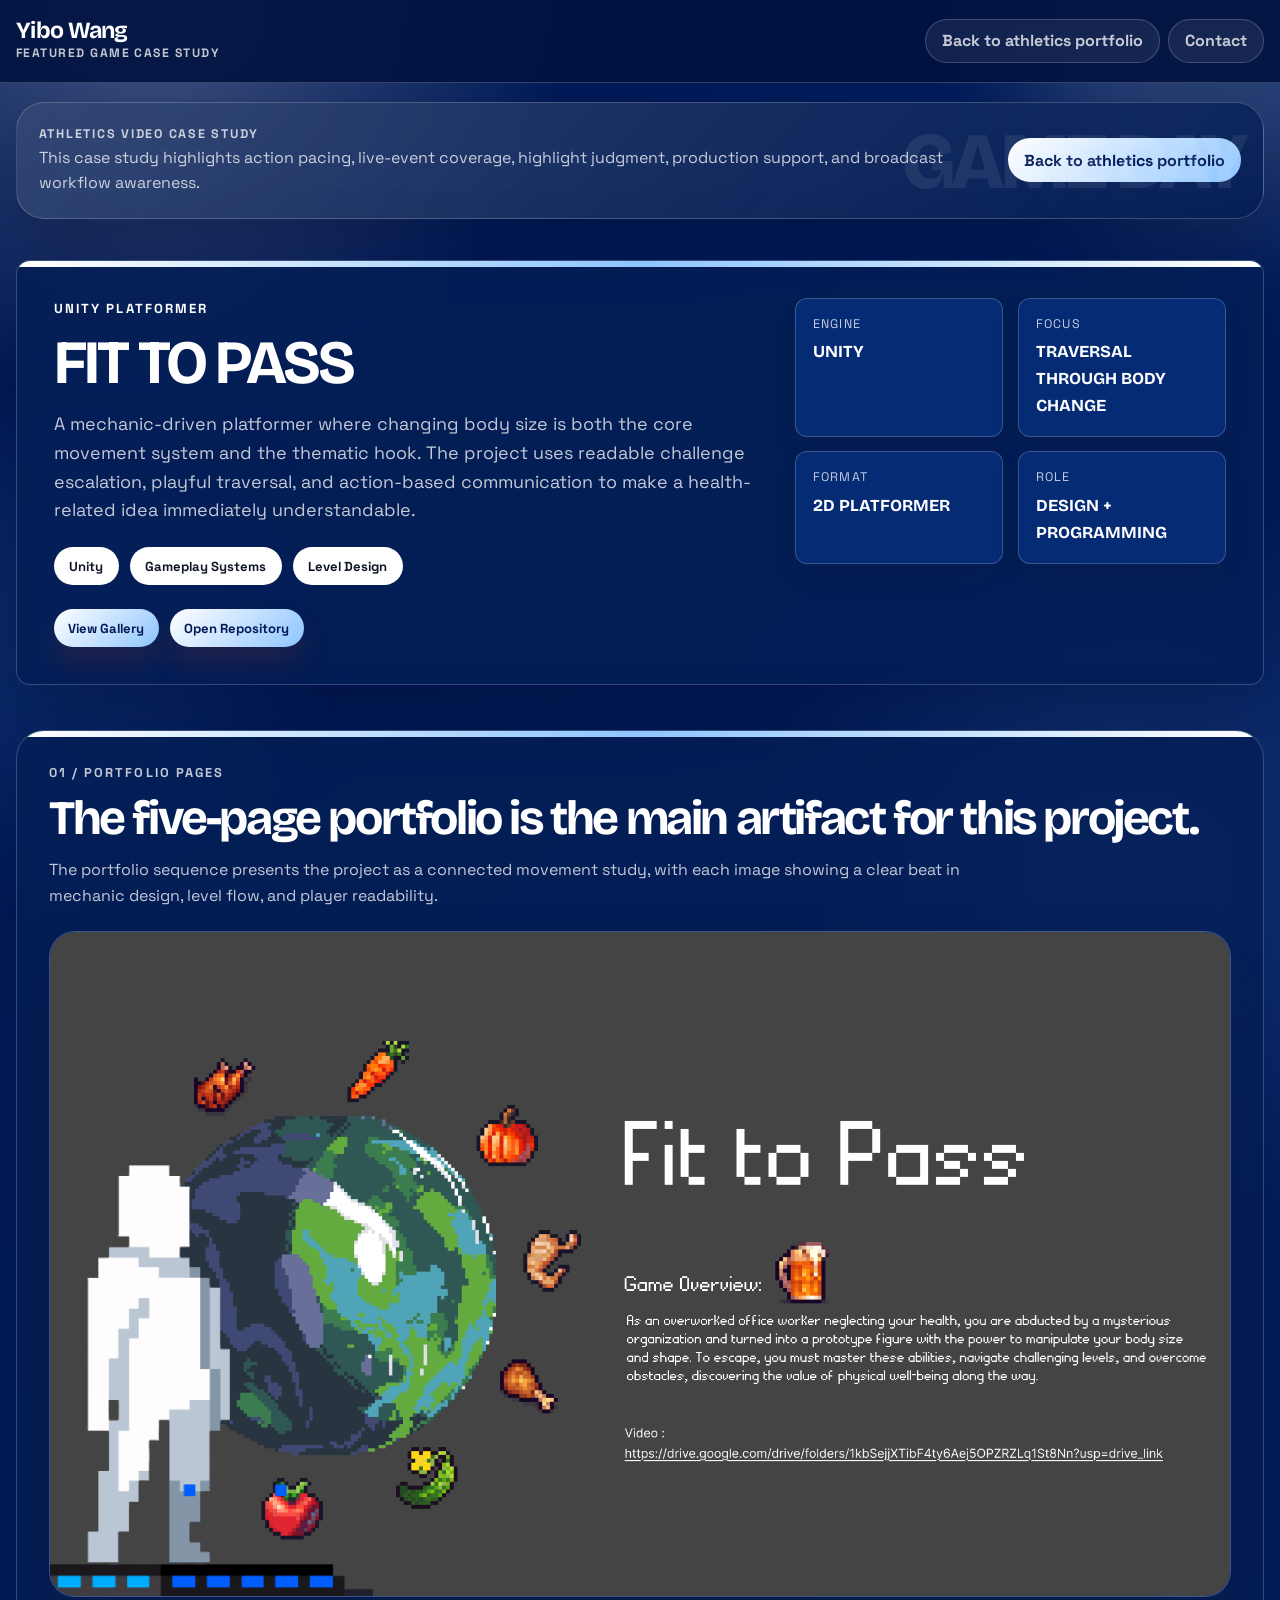
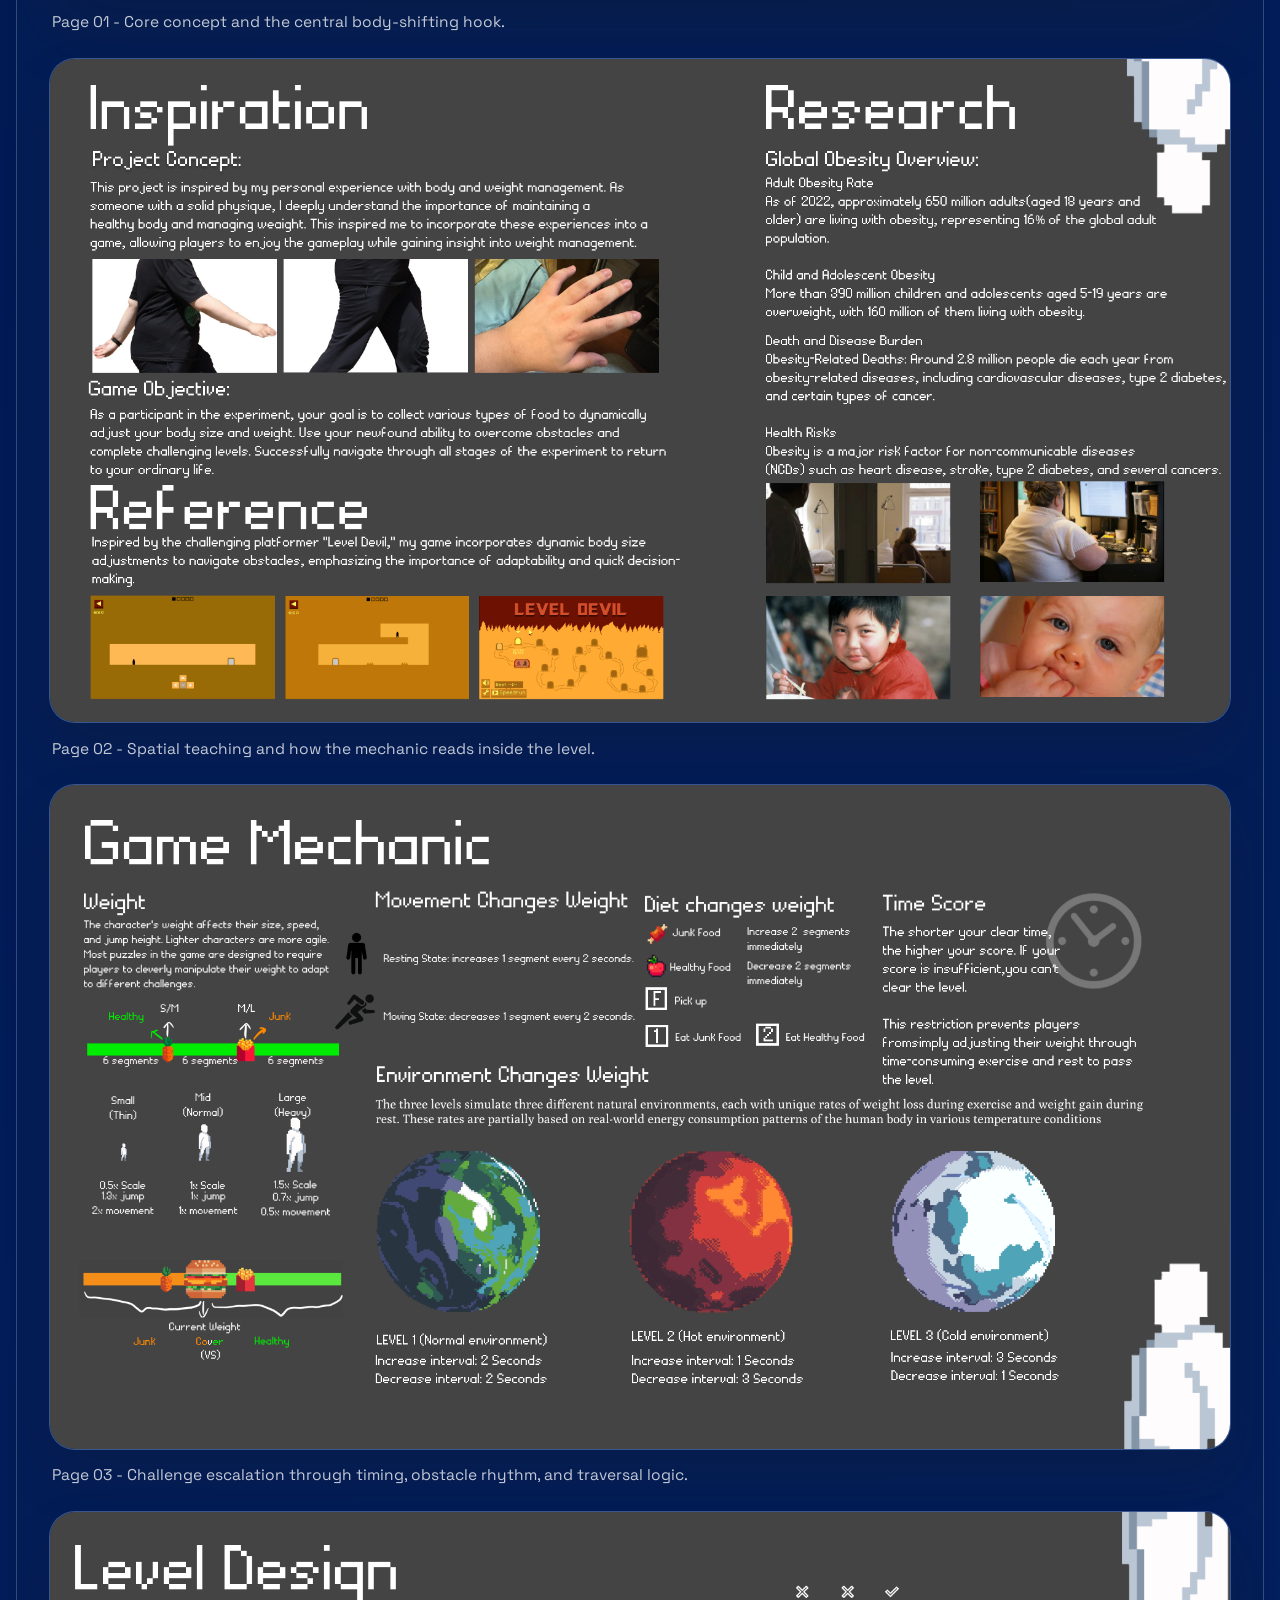
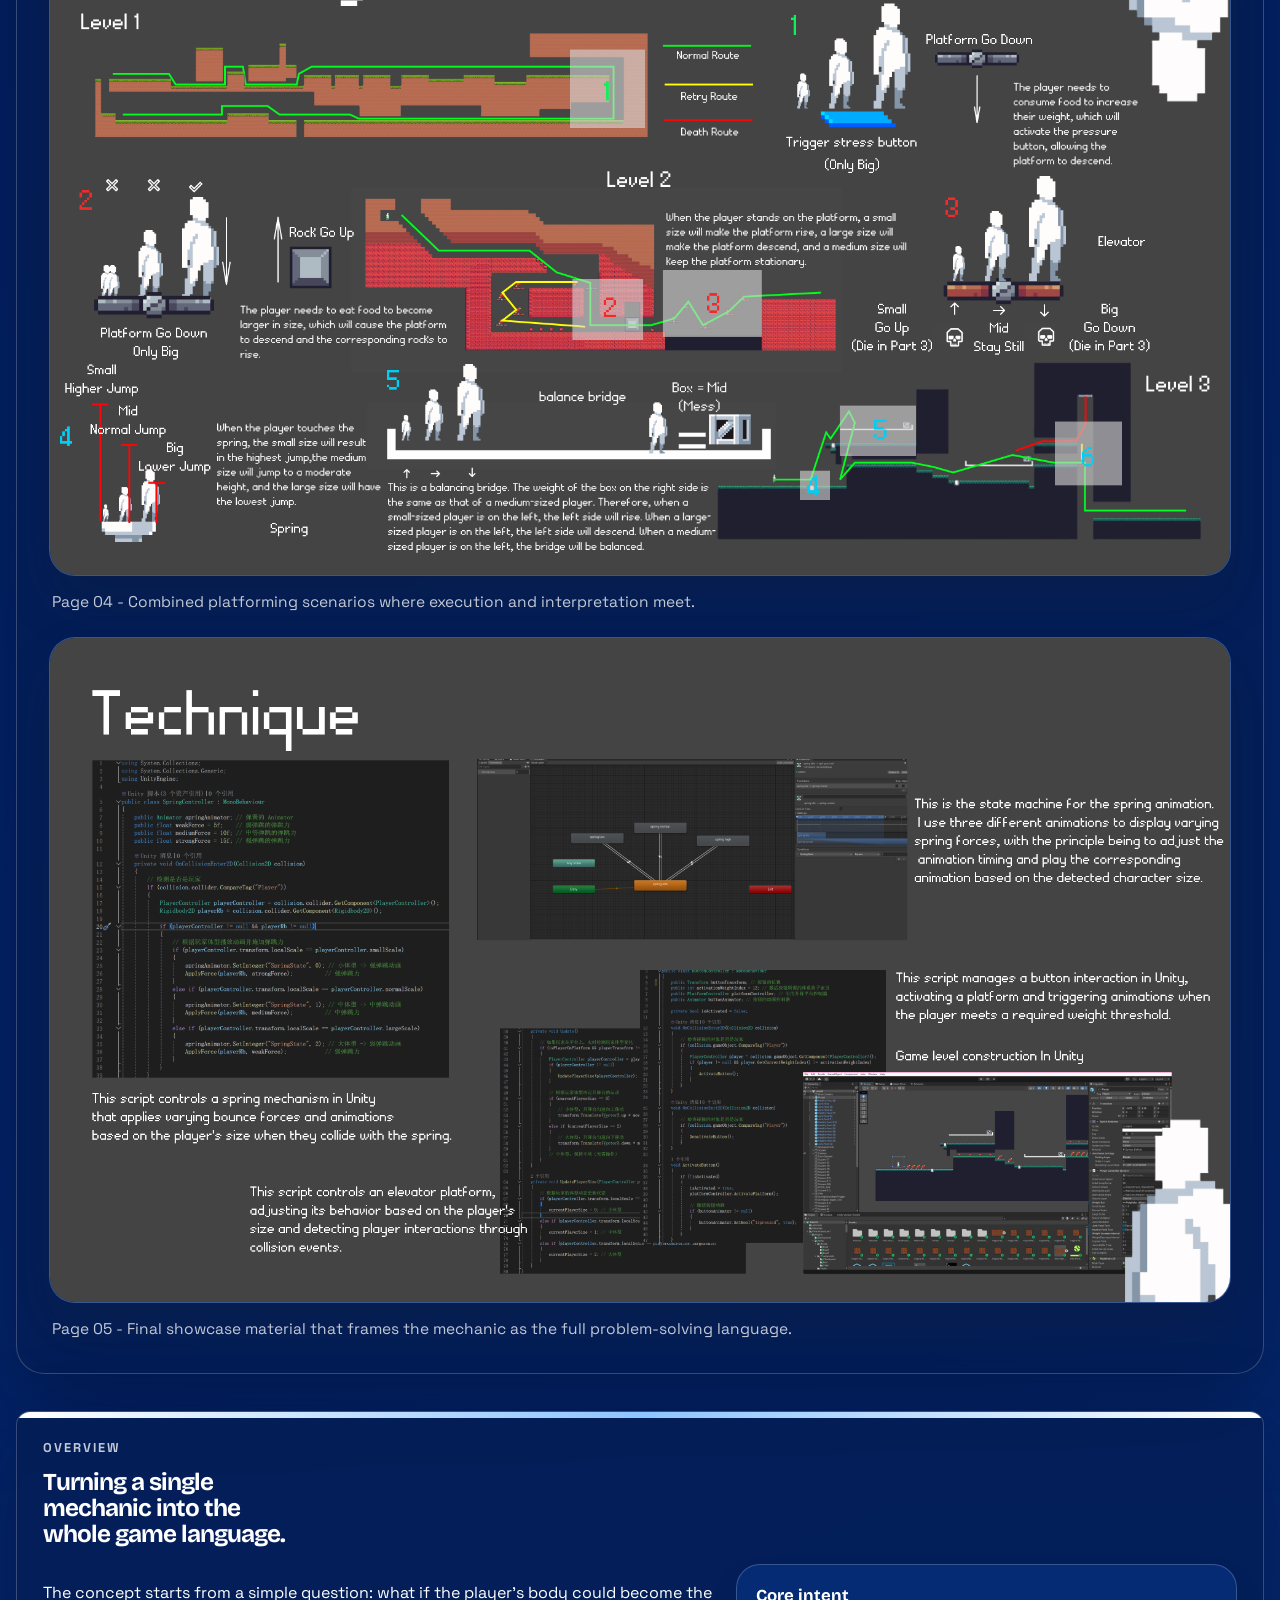
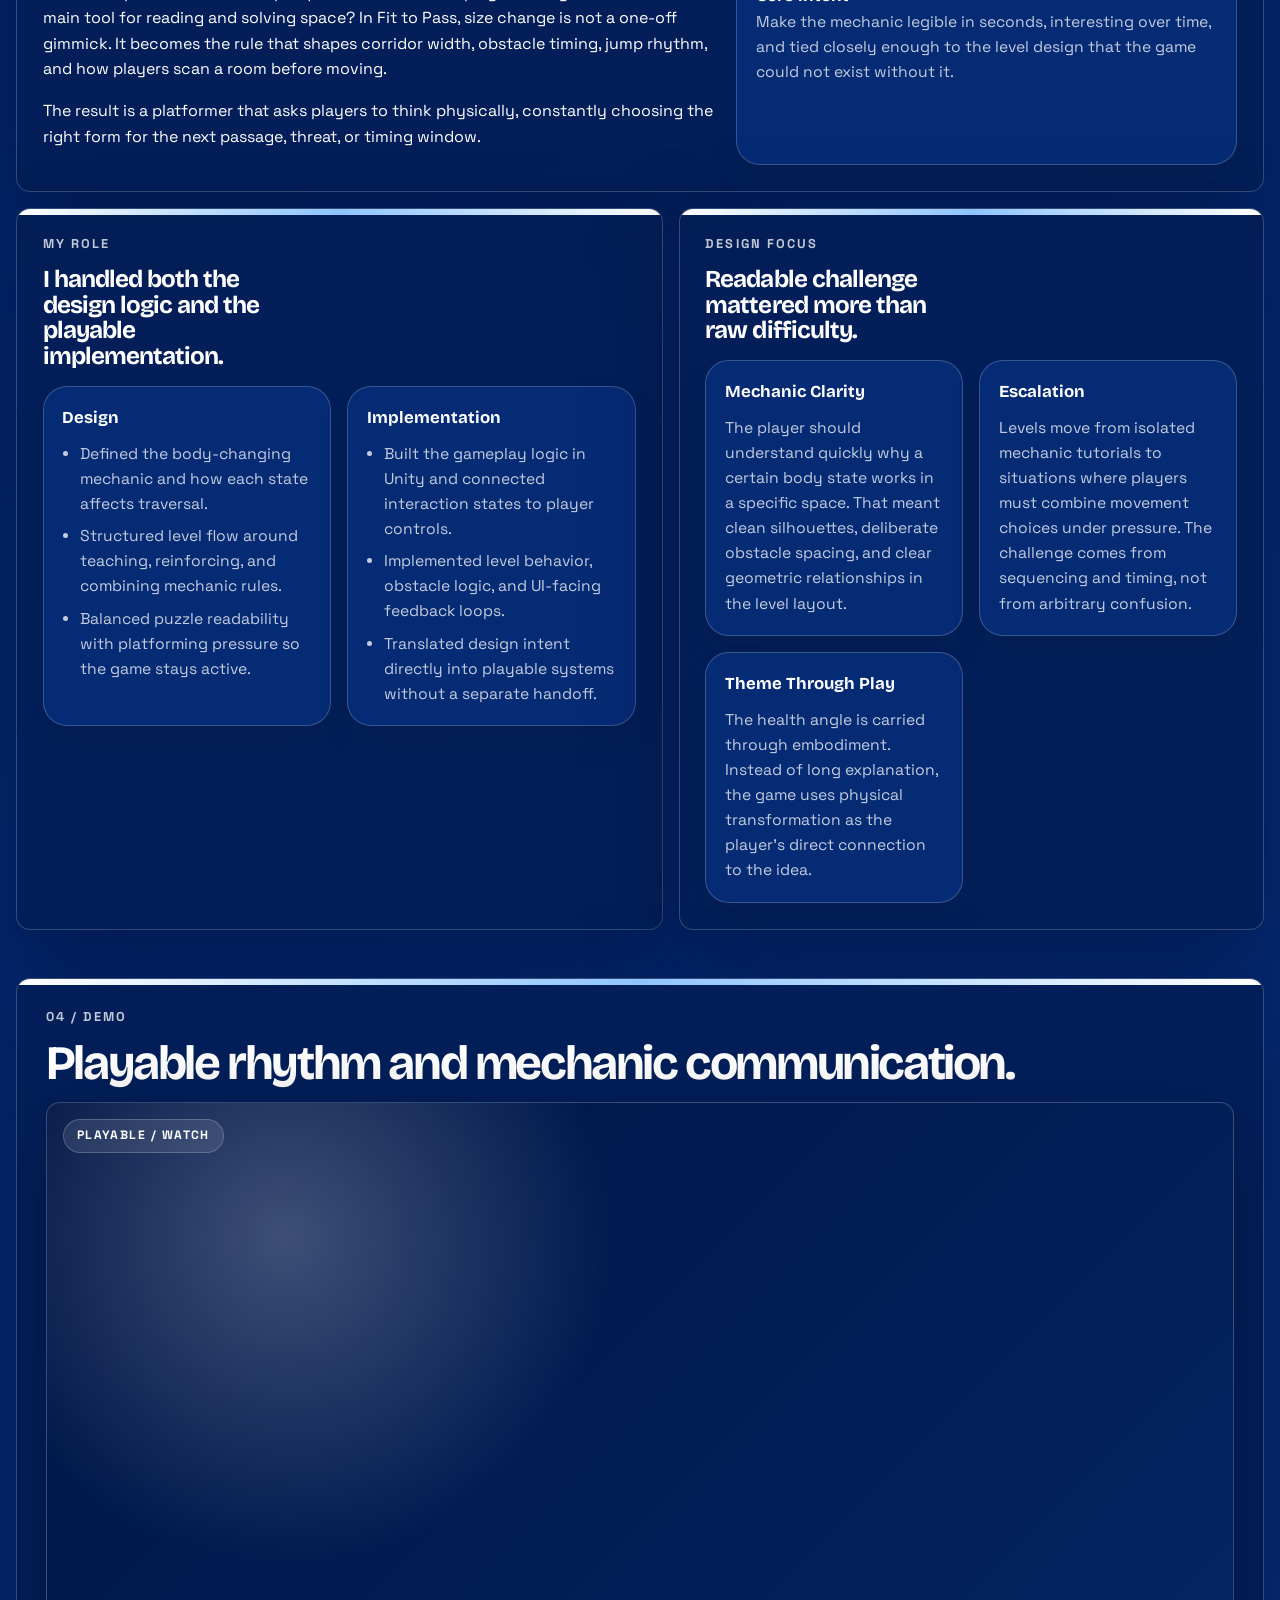
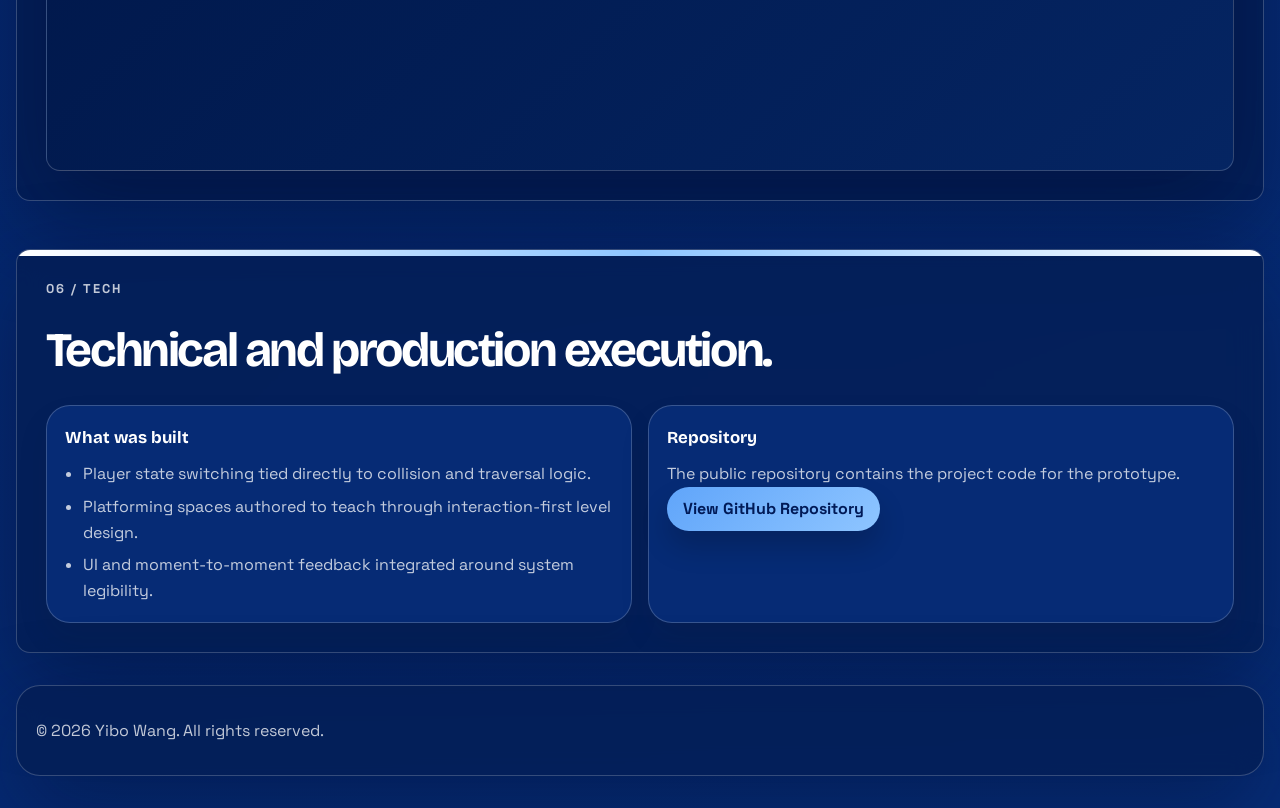
<file: projects/project1.html>
<!DOCTYPE html>
<html lang="en">
<head>
    <meta charset="UTF-8">
    <meta name="viewport" content="width=device-width, initial-scale=1.0">
    <title>Fit to Pass | Yibo Wang</title>
    <meta name="description" content="Case study for Fit to Pass, a Unity platformer about body-shifting traversal, readable challenge design, and thematic gameplay.">
    <link rel="stylesheet" href="../assets/css/project-style.css">
    <link rel="stylesheet" href="../assets/css/role-project.css">
    <script async src="https://www.googletagmanager.com/gtag/js?id=G-P1YFTKP2V9"></script>
    <script>
        window.dataLayer = window.dataLayer || [];
        function gtag(){dataLayer.push(arguments);}
        gtag('js', new Date());
        gtag('config', 'G-P1YFTKP2V9');
    </script>
</head>
<body data-case-study="full" class="project-page project-kind-showcase role-athletics-detail">
    <header>
        <div class="container">
            <div>
                <h1 class="logo">Yibo Wang</h1>
                <p class="header-project-label">Featured Game Case Study</p>
            </div>
            <nav>
                <ul>
                    <li><a href="../index.html">Back to athletics portfolio</a></li>
                    <li><a href="../index.html#contact">Contact</a></li>
                </ul>
            </nav>
        </div>
    </header>

    <section class="role-project-bridge" aria-label="Portfolio project context">
        <div class="container">
            <div>
                <p class="role-project-kicker">Athletics Video Case Study</p>
                <p>This case study highlights action pacing, live-event coverage, highlight judgment, production support, and broadcast workflow awareness.</p>
            </div>
            <a class="role-home-link" href="../index.html">Back to athletics portfolio</a>
        </div>
    </section>


    <main>
        <section class="project-hero">
            <div class="container">
                <div class="project-hero-card">
                    <div class="project-hero-copy">
                        <p class="project-kicker">Unity Platformer</p>
                        <h1>Fit to Pass</h1>
                        <p class="project-summary">A mechanic-driven platformer where changing body size is both the core movement system and the thematic hook. The project uses readable challenge escalation, playful traversal, and action-based communication to make a health-related idea immediately understandable.</p>
                        <div class="project-tag-row">
                            <span class="project-tag">Unity</span>
                            <span class="project-tag">Gameplay Systems</span>
                            <span class="project-tag">Level Design</span>
                        </div>
                        <div class="project-action-row">
                            <a class="project-pill" href="#gallery">View Gallery</a>
                            <a class="project-pill" href="https://github.com/harrypotter9914/Fit-to-Pass" target="_blank" rel="noopener noreferrer">Open Repository</a>
                        </div>
                    </div>
                    <div class="project-metric-grid">
                        <div class="project-metric"><span>Engine</span><strong>Unity</strong></div>
                        <div class="project-metric"><span>Focus</span><strong>Traversal Through Body Change</strong></div>
                        <div class="project-metric"><span>Format</span><strong>2D Platformer</strong></div>
                        <div class="project-metric"><span>Role</span><strong>Design + Programming</strong></div>
                    </div>
                </div>
            </div>
        </section>

                <section id="gallery" class="section portfolio-section">
            <div class="container case-card portfolio-card">
                <p class="case-label">01 / Portfolio Pages</p>
                <h2>The five-page portfolio is the main artifact for this project.</h2>
                <p class="portfolio-intro">The portfolio sequence presents the project as a connected movement study, with each image showing a clear beat in mechanic design, level flow, and player readability.</p>
                <div class="portfolio-flow">
                    <figure class="portfolio-sheet portfolio-sheet-lead">
                        <div class="portfolio-frame">
                            <img src="../assets/images/project1-img1.png" alt="Fit to Pass portfolio page 1" onclick="openModal(this)">
                        </div>
                        <figcaption>Page 01 - Core concept and the central body-shifting hook.</figcaption>
                    </figure>
                    <figure class="portfolio-sheet">
                        <div class="portfolio-frame">
                            <img src="../assets/images/project1-img2.png" alt="Fit to Pass portfolio page 2" onclick="openModal(this)">
                        </div>
                        <figcaption>Page 02 - Spatial teaching and how the mechanic reads inside the level.</figcaption>
                    </figure>
                    <figure class="portfolio-sheet">
                        <div class="portfolio-frame">
                            <img src="../assets/images/project1-img3.png" alt="Fit to Pass portfolio page 3" onclick="openModal(this)">
                        </div>
                        <figcaption>Page 03 - Challenge escalation through timing, obstacle rhythm, and traversal logic.</figcaption>
                    </figure>
                    <figure class="portfolio-sheet">
                        <div class="portfolio-frame">
                            <img src="../assets/images/project1-img4.png" alt="Fit to Pass portfolio page 4" onclick="openModal(this)">
                        </div>
                        <figcaption>Page 04 - Combined platforming scenarios where execution and interpretation meet.</figcaption>
                    </figure>
                    <figure class="portfolio-sheet">
                        <div class="portfolio-frame">
                            <img src="../assets/images/project1-img5.png" alt="Fit to Pass portfolio page 5" onclick="openModal(this)">
                        </div>
                        <figcaption>Page 05 - Final showcase material that frames the mechanic as the full problem-solving language.</figcaption>
                    </figure>
                </div>
            </div>
        </section>

        <section class="section project-notes-section">
            <div class="container notes-grid">
                <article class="case-card note-card">
                    <p class="case-label">Overview</p>
                    <h2>Turning a single mechanic into the whole game language.</h2>
                    <div class="overview-grid">
                        <div>
                            <p>The concept starts from a simple question: what if the player's body could become the main tool for reading and solving space? In Fit to Pass, size change is not a one-off gimmick. It becomes the rule that shapes corridor width, obstacle timing, jump rhythm, and how players scan a room before moving.</p>
                            <p>The result is a platformer that asks players to think physically, constantly choosing the right form for the next passage, threat, or timing window.</p>
                        </div>
                        <div class="callout-card">
                            <strong>Core intent</strong>
                            <p>Make the mechanic legible in seconds, interesting over time, and tied closely enough to the level design that the game could not exist without it.</p>
                        </div>
                    </div>
                </article>
                <article class="case-card note-card">
                    <p class="case-label">My Role</p>
                    <h2>I handled both the design logic and the playable implementation.</h2>
                    <div class="detail-grid">
                        <article class="detail-card">
                            <h3>Design</h3>
                            <ul class="bullet-list">
                                <li>Defined the body-changing mechanic and how each state affects traversal.</li>
                                <li>Structured level flow around teaching, reinforcing, and combining mechanic rules.</li>
                                <li>Balanced puzzle readability with platforming pressure so the game stays active.</li>
                            </ul>
                        </article>
                        <article class="detail-card">
                            <h3>Implementation</h3>
                            <ul class="bullet-list">
                                <li>Built the gameplay logic in Unity and connected interaction states to player controls.</li>
                                <li>Implemented level behavior, obstacle logic, and UI-facing feedback loops.</li>
                                <li>Translated design intent directly into playable systems without a separate handoff.</li>
                            </ul>
                        </article>
                    </div>
                </article>
                <article class="case-card note-card">
                    <p class="case-label">Design Focus</p>
                    <h2>Readable challenge mattered more than raw difficulty.</h2>
                    <div class="detail-grid">
                        <article class="detail-card">
                            <h3>Mechanic Clarity</h3>
                            <p>The player should understand quickly why a certain body state works in a specific space. That meant clean silhouettes, deliberate obstacle spacing, and clear geometric relationships in the level layout.</p>
                        </article>
                        <article class="detail-card">
                            <h3>Escalation</h3>
                            <p>Levels move from isolated mechanic tutorials to situations where players must combine movement choices under pressure. The challenge comes from sequencing and timing, not from arbitrary confusion.</p>
                        </article>
                        <article class="detail-card">
                            <h3>Theme Through Play</h3>
                            <p>The health angle is carried through embodiment. Instead of long explanation, the game uses physical transformation as the player's direct connection to the idea.</p>
                        </article>
                    </div>
                </article>
            </div>
        </section>

<section id="project-video" class="section">
            <div class="container case-card">
                <p class="case-label">04 / Demo</p>
                <h2>Playable rhythm and mechanic communication.</h2>
                <div class="video-wrapper">
                    <iframe
                        src="https://www.youtube.com/embed/Hz-1OEceLIk?si=oNJpThqwDVloZV0E"
                        title="Fit to Pass video"
                        allow="accelerometer; autoplay; clipboard-write; encrypted-media; gyroscope; picture-in-picture"
                        allowfullscreen>
                    </iframe>
                </div>
            </div>
        </section>

                <section id="project-code" class="section">
            <div class="container case-card">
                <p class="case-label">06 / Tech</p>
                <h2>Technical and production execution.</h2>
                <div class="detail-grid">
                    <article class="detail-card">
                        <h3>What was built</h3>
                        <ul class="bullet-list">
                            <li>Player state switching tied directly to collision and traversal logic.</li>
                            <li>Platforming spaces authored to teach through interaction-first level design.</li>
                            <li>UI and moment-to-moment feedback integrated around system legibility.</li>
                        </ul>
                    </article>
                    <article class="detail-card">
                        <h3>Repository</h3>
                        <p>The public repository contains the project code for the prototype.</p>
                        <a class="resource-link" href="https://github.com/harrypotter9914/Fit-to-Pass" target="_blank" rel="noopener noreferrer">View GitHub Repository</a>
                    </article>
                </div>
            </div>
        </section>

        <div id="back-to-top">
            <button>&uarr; Top</button>
        </div>
    </main>

    <footer class="project-footer">
        <div class="container">
            <p>&copy; 2026 Yibo Wang. All rights reserved.</p>
        </div>
    </footer>

    <div id="imageModal" class="modal">
        <span class="close" onclick="closeModal()">&times;</span>
        <div id="imageContainer">
            <img class="modal-content" id="modalImage" alt="Expanded Fit to Pass screenshot">
        </div>
    </div>

    <script src="../assets/js/script.js"></script>
</body>
</html>
</file>
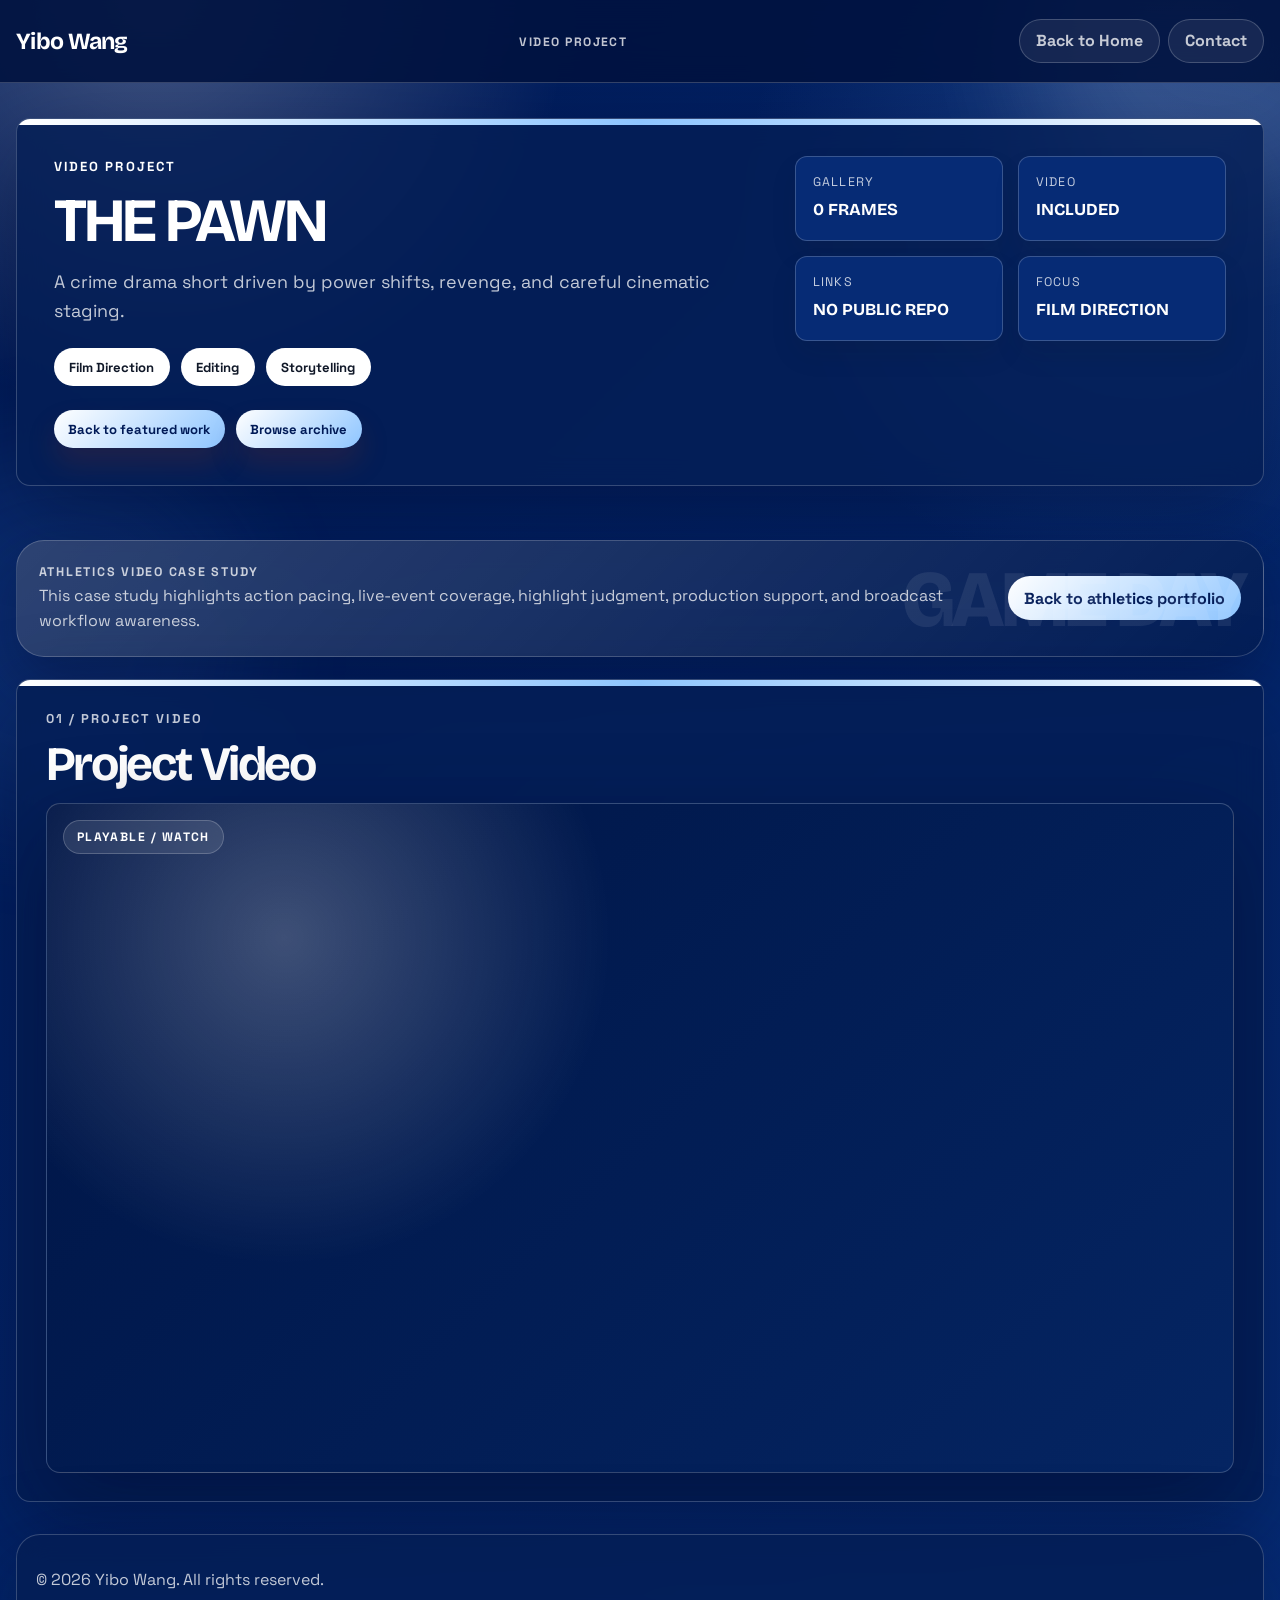
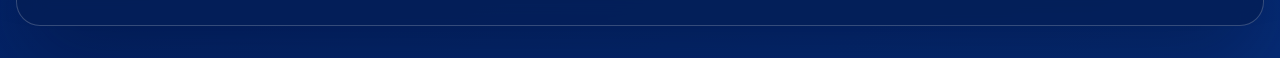
<file: projects/video-project1.html>
<!DOCTYPE html>
<html lang="en">
<head>
    <meta charset="UTF-8">
    <meta name="viewport" content="width=device-width, initial-scale=1.0">
    <title>The Pawn - Details</title>
    <link rel="stylesheet" href="../assets/css/project-style.css">
    <link rel="stylesheet" href="../assets/css/role-project.css">
	<!-- Google tag (gtag.js) -->
	<script async src="https://www.googletagmanager.com/gtag/js?id=G-P1YFTKP2V9"></script>
	<script>
	  window.dataLayer = window.dataLayer || [];
	  function gtag(){dataLayer.push(arguments);}
	  gtag('js', new Date());
	
	  gtag('config', 'G-P1YFTKP2V9');
	</script>
</head>
<body class="project-page role-athletics-detail">
    <!-- Header Section -->
    <header>
        <div class="container">
            <h1 class="logo">The Pawn - Details</h1>
            <nav>
                <ul>
                    <li><a href="../index.html">Back to athletics portfolio</a></li>
                    <li><a href="../index.html#contact">Contact</a></li>
                </ul>
            </nav>
        </div>
    </header>

    <section class="role-project-bridge" aria-label="Portfolio project context">
        <div class="container">
            <div>
                <p class="role-project-kicker">Athletics Video Case Study</p>
                <p>This case study highlights action pacing, live-event coverage, highlight judgment, production support, and broadcast workflow awareness.</p>
            </div>
            <a class="role-home-link" href="../index.html">Back to athletics portfolio</a>
        </div>
    </section>



    <!-- Embedded YouTube Video Section -->
    <section id="project-video" class="section">
        <div class="container">
            <h2>Project Video</h2>
            <div class="video-wrapper">
                <iframe
                    src="https://www.youtube.com/embed/QqG26GWuq9c?si=a1hSnfECJi85gi2I" 
                    title="YouTube video player" 
                    frameborder="0" 
                    allow="accelerometer; autoplay; clipboard-write; encrypted-media; gyroscope; picture-in-picture" 
                    allowfullscreen>
                </iframe>
            </div>
        </div>
    </section>

    <!-- Back to Top Button -->
    <div id="back-to-top">
        <button>&uarr; Top</button>
    </div>
	
    <footer>
        <div class="container">
            <p>&copy; 2026 Yibo Wang. All rights reserved.</p>
        </div>
    </footer>
	
	<script src="../assets/js/script.js"></script>
</body>
</html>
</file>
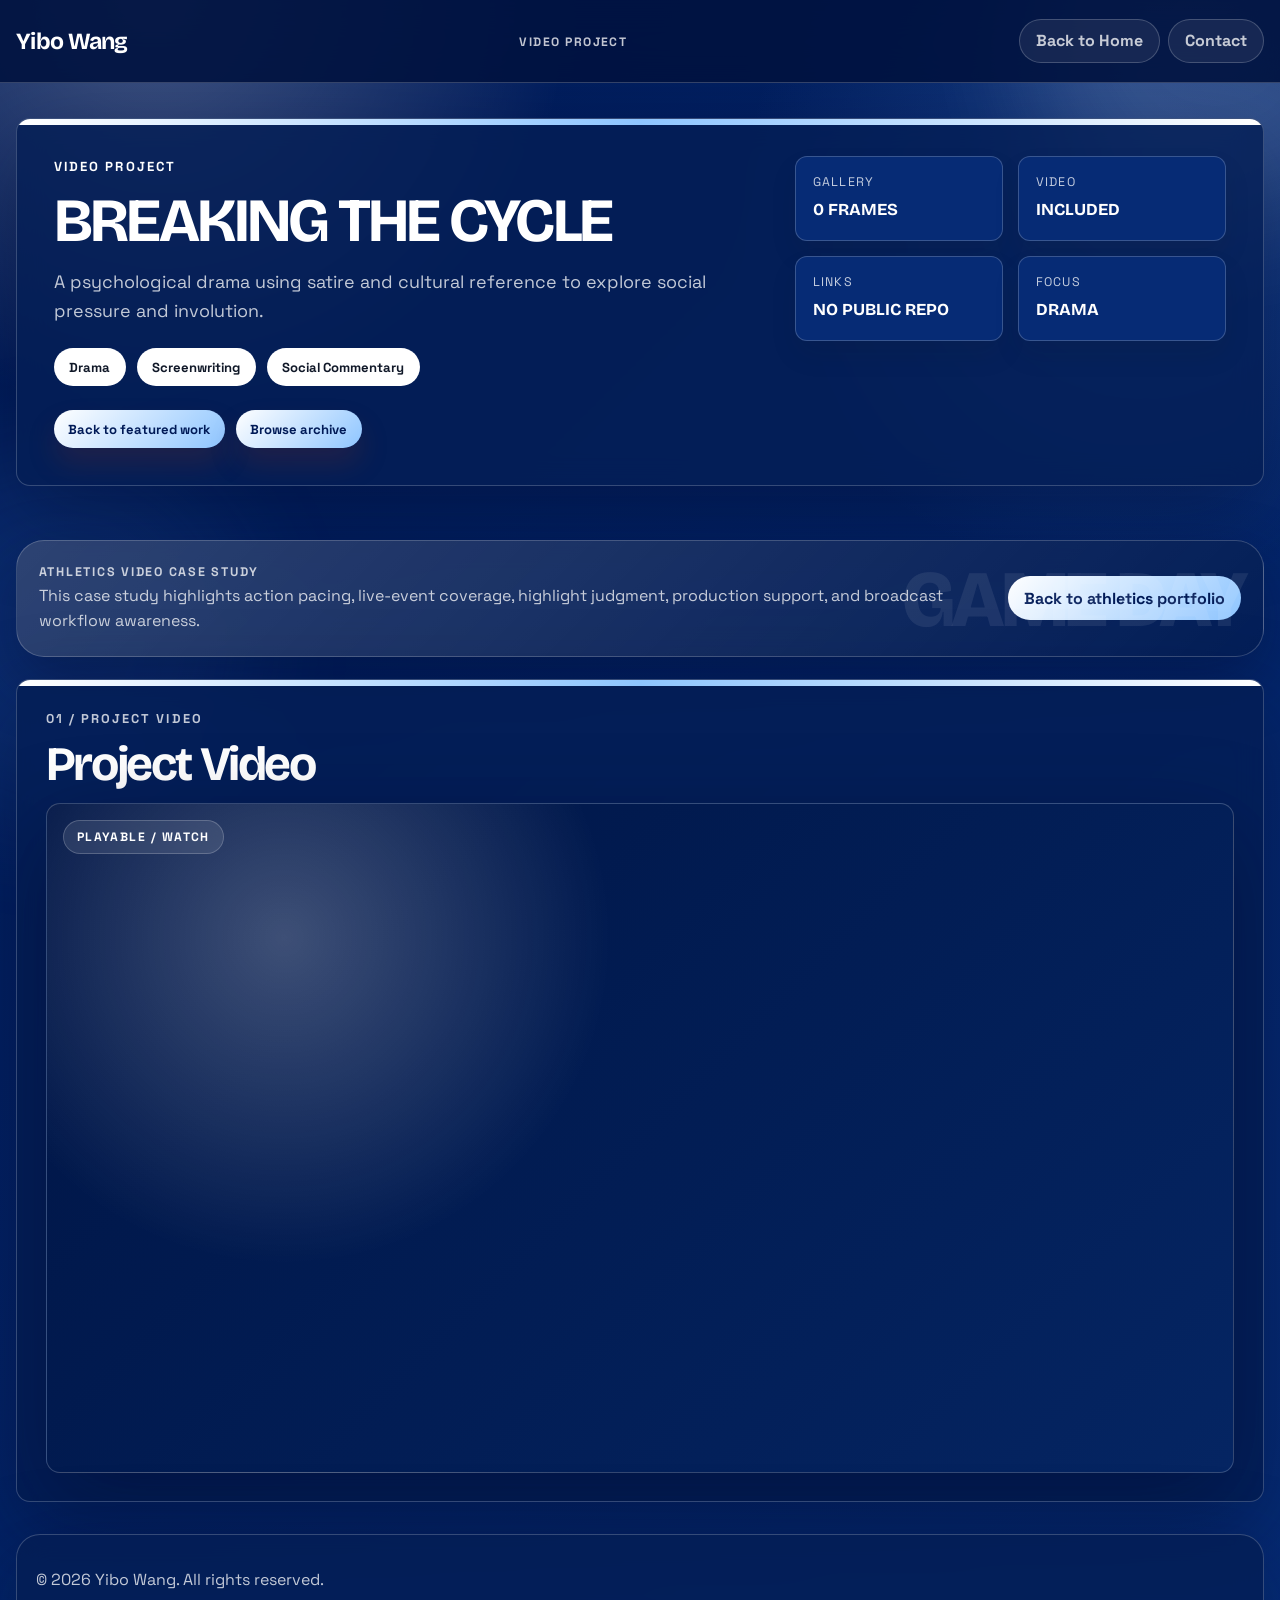
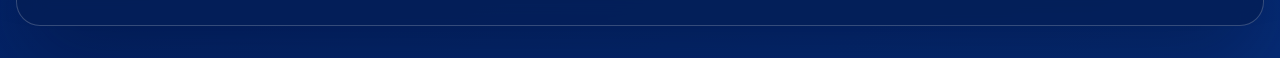
<file: projects/video-project4.html>
<!DOCTYPE html>
<html lang="en">
<head>
    <meta charset="UTF-8">
    <meta name="viewport" content="width=device-width, initial-scale=1.0">
    <title>Breaking the Cycle - Details</title>
    <link rel="stylesheet" href="../assets/css/project-style.css">
    <link rel="stylesheet" href="../assets/css/role-project.css">
	<!-- Google tag (gtag.js) -->
	<script async src="https://www.googletagmanager.com/gtag/js?id=G-P1YFTKP2V9"></script>
	<script>
	  window.dataLayer = window.dataLayer || [];
	  function gtag(){dataLayer.push(arguments);}
	  gtag('js', new Date());
	
	  gtag('config', 'G-P1YFTKP2V9');
	</script>
</head>
<body class="project-page role-athletics-detail">
    <!-- Header Section -->
    <header>
        <div class="container">
            <h1 class="logo">Breaking the Cycle - Details</h1>
            <nav>
                <ul>
                    <li><a href="../index.html">Back to athletics portfolio</a></li>
                    <li><a href="../index.html#contact">Contact</a></li>
                </ul>
            </nav>
        </div>
    </header>

    <section class="role-project-bridge" aria-label="Portfolio project context">
        <div class="container">
            <div>
                <p class="role-project-kicker">Athletics Video Case Study</p>
                <p>This case study highlights action pacing, live-event coverage, highlight judgment, production support, and broadcast workflow awareness.</p>
            </div>
            <a class="role-home-link" href="../index.html">Back to athletics portfolio</a>
        </div>
    </section>



    <!-- Embedded YouTube Video Section -->
    <section id="project-video" class="section">
        <div class="container">
            <h2>Project Video</h2>
            <div class="video-wrapper">
                <iframe
                    src="https://www.youtube.com/embed/hFM2PcwK-4E?si=yyG3pE3tDfODHn9B" 
                    title="YouTube video player" 
                    frameborder="0" 
                    allow="accelerometer; autoplay; clipboard-write; encrypted-media; gyroscope; picture-in-picture" 
                    allowfullscreen>
                </iframe>
            </div>
        </div>
    </section>


    <!-- Back to Top Button -->
    <div id="back-to-top">
        <button>&uarr; Top</button>
    </div>
	
    <footer>
        <div class="container">
            <p>&copy; 2026 Yibo Wang. All rights reserved.</p>
        </div>
    </footer>
	
	<script src="../assets/js/script.js"></script>
</body>
</html>
</file>
<file: assets/css/project-style.css>
:root {
    --bg: #f3eee4;
    --paper: rgba(252, 247, 239, 0.84);
    --paper-strong: rgba(255, 251, 245, 0.96);
    --ink: #1a130e;
    --muted: #625145;
    --line: rgba(43, 30, 20, 0.1);
    --accent: #d05d28;
    --accent-deep: #842f1d;
    --teal: #1e7e7c;
    --gold: #f1c789;
    --shadow-soft: 0 26px 60px rgba(38, 23, 12, 0.12);
    --shadow-strong: 0 36px 80px rgba(38, 23, 12, 0.18);
    --radius-xl: 34px;
    --radius-lg: 24px;
    --radius-md: 18px;
    --radius-sm: 12px;
    --max-width: 1380px;
}

*,
*::before,
*::after {
    box-sizing: border-box;
}

html {
    scroll-behavior: smooth;
}

body {
    margin: 0;
    min-height: 100vh;
    color: var(--ink);
    background:
        radial-gradient(circle at 12% 0%, rgba(241, 199, 137, 0.45), transparent 26%),
        radial-gradient(circle at 88% 12%, rgba(30, 126, 124, 0.18), transparent 22%),
        radial-gradient(circle at 50% 100%, rgba(208, 93, 40, 0.15), transparent 28%),
        linear-gradient(180deg, #faf4ec 0%, #efe4d4 100%);
    font-family: "Space Grotesk", "Segoe UI", sans-serif;
    line-height: 1.6;
}

body.menu-open,
body.lightbox-open {
    overflow: hidden;
}

body.project-page::before,
body.project-page::after {
    content: "";
    position: fixed;
    width: 24rem;
    height: 24rem;
    border-radius: 50%;
    filter: blur(60px);
    opacity: 0.45;
    pointer-events: none;
    z-index: -1;
}

body.project-page::before {
    top: -10rem;
    right: -8rem;
    background: rgba(208, 93, 40, 0.35);
}

body.project-page::after {
    bottom: 8%;
    left: -8rem;
    background: rgba(30, 126, 124, 0.18);
}

a {
    color: inherit;
}

img {
    display: block;
    max-width: 100%;
}

.container {
    width: min(calc(100% - 2rem), var(--max-width));
    margin: 0 auto;
}

header {
    position: sticky;
    top: 0;
    z-index: 30;
    backdrop-filter: blur(18px);
    background: rgba(250, 244, 236, 0.72);
    border-bottom: 1px solid var(--line);
}

header .container {
    display: flex;
    align-items: center;
    justify-content: space-between;
    gap: 1rem;
    min-height: 82px;
}

.logo {
    margin: 0;
    font-family: "Bricolage Grotesque", "Space Grotesk", sans-serif;
    font-size: clamp(1.1rem, 2vw, 1.45rem);
    line-height: 0.95;
    letter-spacing: -0.03em;
}

.header-project-label {
    margin: 0.2rem 0 0;
    color: var(--muted);
    font-size: 0.76rem;
    font-weight: 700;
    letter-spacing: 0.12em;
    text-transform: uppercase;
}

nav ul {
    display: flex;
    flex-wrap: wrap;
    gap: 0.5rem;
    margin: 0;
    padding: 0;
    list-style: none;
}

nav a {
    display: inline-flex;
    align-items: center;
    min-height: 44px;
    padding: 0 1rem;
    border-radius: 999px;
    background: rgba(255, 251, 245, 0.82);
    border: 1px solid rgba(43, 30, 20, 0.08);
    color: var(--muted);
    text-decoration: none;
    font-weight: 700;
    transition: transform 0.2s ease, background-color 0.2s ease, color 0.2s ease;
}

nav a:hover,
nav a:focus-visible {
    background: rgba(208, 93, 40, 0.1);
    color: var(--ink);
    transform: translateY(-1px);
}

.project-hero {
    padding: 4.5rem 0 1.8rem;
}

.project-hero-card,
.case-card,
.project-footer .container {
    position: relative;
    overflow: hidden;
    background: var(--paper);
    border: 1px solid rgba(43, 30, 20, 0.08);
    box-shadow: var(--shadow-soft);
    backdrop-filter: blur(14px);
}

.project-hero-card {
    display: grid;
    grid-template-columns: minmax(0, 1.45fr) minmax(260px, 0.7fr);
    gap: 1.4rem;
    padding: clamp(1.5rem, 4vw, 2.3rem);
    border-radius: var(--radius-xl);
}

.project-hero-card::before,
.case-card::before {
    content: "";
    position: absolute;
    inset: 0 auto auto 0;
    width: 100%;
    height: 8px;
    background: linear-gradient(90deg, var(--accent) 0%, var(--gold) 45%, var(--teal) 100%);
}

.project-kicker {
    margin: 0 0 1rem;
    color: var(--accent-deep);
    font-size: 0.82rem;
    font-weight: 700;
    letter-spacing: 0.16em;
    text-transform: uppercase;
}

.project-hero h1 {
    margin: 0;
    font-family: "Bricolage Grotesque", "Space Grotesk", sans-serif;
    max-width: 18ch;
    font-size: clamp(2.6rem, 4.8vw, 4.9rem);
    line-height: 0.94;
    letter-spacing: -0.06em;
    text-wrap: balance;
}

.project-summary {
    max-width: 48rem;
    margin: 1.1rem 0 0;
    color: var(--muted);
    font-size: clamp(1.02rem, 1.6vw, 1.12rem);
}

.project-title-long .project-hero h1 {
    max-width: 20ch;
    font-size: clamp(2.2rem, 4.1vw, 4rem);
    line-height: 0.96;
}

.project-title-very-long .project-hero h1 {
    max-width: 24ch;
    font-size: clamp(1.95rem, 3.4vw, 3.2rem);
    line-height: 1;
    letter-spacing: -0.045em;
}

.project-tag-row,
.project-action-row {
    display: flex;
    flex-wrap: wrap;
    gap: 0.7rem;
}

.project-tag-row {
    margin-top: 1.4rem;
}

.project-tag,
.project-pill {
    display: inline-flex;
    align-items: center;
    min-height: 38px;
    padding: 0 0.9rem;
    border-radius: 999px;
    font-size: 0.82rem;
    font-weight: 700;
}

.project-tag {
    color: var(--accent-deep);
    background: rgba(241, 199, 137, 0.34);
    border: 1px solid rgba(208, 93, 40, 0.1);
}

.project-action-row {
    margin-top: 1.5rem;
}

.project-pill {
    color: #fff7ef;
    text-decoration: none;
    background: linear-gradient(135deg, var(--accent) 0%, var(--accent-deep) 100%);
    box-shadow: 0 16px 28px rgba(132, 47, 29, 0.22);
    transition: transform 0.2s ease, box-shadow 0.2s ease;
}

.project-pill:hover,
.project-pill:focus-visible,
.resource-link:hover,
.resource-link:focus-visible {
    transform: translateY(-2px);
}

.project-metric-grid {
    display: grid;
    gap: 0.9rem;
    align-content: start;
}

.project-metric {
    padding: 1rem 1.05rem;
    border-radius: var(--radius-md);
    background: rgba(255, 251, 245, 0.8);
    border: 1px solid rgba(43, 30, 20, 0.08);
    box-shadow: 0 14px 28px rgba(38, 23, 12, 0.08);
}

.project-metric span {
    display: block;
    color: var(--muted);
    font-size: 0.78rem;
    letter-spacing: 0.1em;
    text-transform: uppercase;
}

.project-metric strong {
    display: block;
    margin-top: 0.28rem;
    font-family: "Bricolage Grotesque", "Space Grotesk", sans-serif;
    font-size: 1.05rem;
}

section {
    padding: 1rem 0 2rem;
}

section:first-of-type {
    padding-top: 1.2rem;
}

.case-card {
    padding: clamp(1.2rem, 3vw, 1.8rem);
    border-radius: var(--radius-xl);
}

.case-label {
    margin: 0 0 0.75rem;
    color: var(--accent-deep);
    font-size: 0.8rem;
    font-weight: 700;
    letter-spacing: 0.16em;
    text-transform: uppercase;
}

h2 {
    margin: 0 0 1rem;
    font-family: "Bricolage Grotesque", "Space Grotesk", sans-serif;
    font-size: clamp(1.9rem, 4vw, 3rem);
    line-height: 0.96;
    letter-spacing: -0.05em;
}

.case-card > p,
#project-code p {
    color: var(--muted);
}

.enhanced-gallery {
    display: grid;
    grid-template-columns: repeat(2, minmax(0, 1fr));
    gap: 1rem;
}

.project-kind-showcase .enhanced-gallery {
    grid-template-columns: repeat(2, minmax(0, 1fr));
}

.gallery-card {
    margin: 0;
    overflow: hidden;
    border-radius: var(--radius-lg);
    background: var(--paper-strong);
    border: 1px solid rgba(43, 30, 20, 0.08);
    box-shadow: 0 18px 34px rgba(38, 23, 12, 0.12);
}

.gallery-card img {
    width: 100%;
    aspect-ratio: 16 / 10;
    object-fit: cover;
    cursor: zoom-in;
    transition: transform 0.35s ease;
}

.gallery-card:hover img {
    transform: scale(1.03);
}

.gallery-card figcaption {
    padding: 0.85rem 1rem 1rem;
    color: var(--muted);
    font-size: 0.92rem;
}

.feature-frame {
    grid-column: span 2;
}

.feature-frame img {
    aspect-ratio: 16 / 9;
}

.document-gallery {
    grid-template-columns: 1fr;
}

.document-frame {
    background: linear-gradient(180deg, rgba(255, 251, 245, 0.98) 0%, rgba(245, 239, 230, 0.98) 100%);
}

.document-frame img {
    aspect-ratio: auto;
    object-fit: contain;
    cursor: default;
    background: #fff;
}

.document-frame:hover img {
    transform: none;
}

.document-frame figcaption::before {
    content: "Embedded board";
    display: inline-flex;
    margin-right: 0.55rem;
    color: var(--accent-deep);
    font-size: 0.74rem;
    font-weight: 700;
    letter-spacing: 0.12em;
    text-transform: uppercase;
}

.very-tall-frame figcaption::before {
    content: "Scrollable document";
}

.photo-gallery {
    column-count: 2;
    column-gap: 1rem;
    display: block;
}

.photo-gallery .gallery-card {
    display: inline-block;
    width: 100%;
    margin-bottom: 1rem;
}

.photo-gallery .gallery-card img,
.photo-frame img {
    aspect-ratio: auto;
    object-fit: cover;
}

.video-wrapper {
    position: relative;
    overflow: hidden;
    border-radius: var(--radius-lg);
    background:
        radial-gradient(circle at 20% 20%, rgba(208, 93, 40, 0.2), transparent 30%),
        linear-gradient(135deg, #18120d 0%, #22160f 100%);
    box-shadow: var(--shadow-strong);
}

.video-wrapper::before {
    content: "Playable / Watch";
    position: absolute;
    top: 1rem;
    left: 1rem;
    z-index: 1;
    display: inline-flex;
    align-items: center;
    min-height: 34px;
    padding: 0 0.8rem;
    border-radius: 999px;
    color: #fff8ef;
    background: rgba(255, 255, 255, 0.08);
    backdrop-filter: blur(10px);
    font-size: 0.76rem;
    font-weight: 700;
    letter-spacing: 0.12em;
    text-transform: uppercase;
}

.video-wrapper iframe {
    display: block;
    width: 100%;
    aspect-ratio: 16 / 9;
    border: 0;
}

#project-code .container {
    display: grid;
    gap: 1rem;
}

.resource-stack {
    display: grid;
    gap: 0.9rem;
}

.resource-card {
    display: flex;
    align-items: center;
    justify-content: space-between;
    gap: 1rem;
    padding: 1rem 1.05rem;
    border-radius: var(--radius-lg);
    background: rgba(255, 251, 245, 0.78);
    border: 1px solid rgba(43, 30, 20, 0.08);
    box-shadow: 0 16px 32px rgba(38, 23, 12, 0.08);
}

.resource-copy h3 {
    margin: 0;
    font-family: "Bricolage Grotesque", "Space Grotesk", sans-serif;
    font-size: 1.05rem;
}

.resource-copy p,
.resource-intro,
.resource-note {
    margin: 0;
    color: var(--muted);
}

.resource-copy p {
    margin-top: 0.2rem;
    font-size: 0.92rem;
}

.resource-note {
    padding-left: 1rem;
    border-left: 3px solid var(--accent);
}

.resource-link {
    display: inline-flex;
    align-items: center;
    justify-content: center;
    min-height: 46px;
    padding: 0 1rem;
    border-radius: 999px;
    color: #fff7ef;
    text-decoration: none;
    background: linear-gradient(135deg, var(--teal) 0%, #165a65 100%);
    box-shadow: 0 16px 28px rgba(22, 90, 101, 0.18);
    font-weight: 700;
    transition: transform 0.2s ease, box-shadow 0.2s ease;
}

#project-code img {
    width: 120px;
    border-radius: 24px;
    box-shadow: 0 18px 36px rgba(38, 23, 12, 0.16);
}

#back-to-top {
    position: fixed;
    right: 1rem;
    bottom: 1rem;
    z-index: 30;
}

#back-to-top button {
    display: inline-flex;
    align-items: center;
    justify-content: center;
    width: 58px;
    height: 58px;
    border: 0;
    border-radius: 50%;
    background: linear-gradient(135deg, var(--accent) 0%, var(--accent-deep) 100%);
    color: #fff8ef;
    box-shadow: 0 18px 30px rgba(132, 47, 29, 0.28);
    cursor: pointer;
    opacity: 0;
    pointer-events: none;
    transform: translateY(14px);
    transition: opacity 0.2s ease, transform 0.2s ease;
}

#back-to-top button.is-visible {
    opacity: 1;
    pointer-events: auto;
    transform: translateY(0);
}

.project-footer .container,
footer .container {
    display: flex;
    align-items: center;
    justify-content: space-between;
    gap: 1rem;
    padding: 1rem 1.2rem;
    border-radius: var(--radius-lg);
}

.overview-grid,
.detail-grid {
    display: grid;
    gap: 1rem;
}

.overview-grid {
    grid-template-columns: minmax(0, 1.3fr) minmax(260px, 0.7fr);
}

.detail-grid {
    grid-template-columns: repeat(2, minmax(0, 1fr));
}

.detail-card,
.callout-card {
    padding: 1.15rem;
    border-radius: var(--radius-lg);
    background: rgba(255, 251, 245, 0.82);
    border: 1px solid rgba(43, 30, 20, 0.08);
    box-shadow: 0 16px 32px rgba(38, 23, 12, 0.08);
}

.detail-card h3,
.callout-card strong {
    margin: 0 0 0.6rem;
    font-family: "Bricolage Grotesque", "Space Grotesk", sans-serif;
    font-size: 1.05rem;
}

.detail-card p,
.callout-card p {
    margin: 0;
    color: var(--muted);
}

.bullet-list {
    margin: 0;
    padding-left: 1.1rem;
    color: var(--muted);
}

.bullet-list li + li {
    margin-top: 0.45rem;
}

.portfolio-card {
    padding: clamp(1.4rem, 3vw, 2rem);
}

.portfolio-intro {
    max-width: 58rem;
    margin: 0 0 1.4rem;
    color: var(--muted);
    font-size: 1rem;
}

.portfolio-flow {
    display: grid;
    gap: 1.4rem;
}

.portfolio-sheet {
    margin: 0;
}

.portfolio-frame {
    overflow: hidden;
    border-radius: calc(var(--radius-xl) - 8px);
    background:
        linear-gradient(180deg, rgba(255, 255, 255, 0.74), rgba(246, 236, 222, 0.96)),
        linear-gradient(135deg, rgba(208, 93, 40, 0.1), rgba(30, 126, 124, 0.12));
    border: 1px solid rgba(43, 30, 20, 0.08);
    box-shadow: 0 28px 56px rgba(38, 23, 12, 0.12);
}

.portfolio-frame img {
    width: 100%;
    height: auto;
    cursor: zoom-in;
}

.portfolio-sheet figcaption {
    margin: 0.85rem 0 0;
    padding: 0 0.2rem;
    color: var(--muted);
    font-size: 0.97rem;
}

.portfolio-sheet-lead .portfolio-frame {
    box-shadow: 0 34px 68px rgba(38, 23, 12, 0.16);
}

.project-notes-section {
    padding-top: 0.3rem;
}

.notes-grid {
    display: grid;
    grid-template-columns: minmax(0, 1.05fr) minmax(0, 0.95fr);
    gap: 1rem;
    align-items: start;
}

.notes-grid > .note-card:first-child {
    grid-column: 1 / -1;
}

.note-card {
    height: 100%;
    padding: clamp(1.2rem, 2.2vw, 1.6rem);
}

.note-card h2 {
    margin-top: 0;
    max-width: 16ch;
    font-size: clamp(1.35rem, 1.9vw, 1.8rem);
    line-height: 1.06;
    letter-spacing: -0.04em;
}

.note-card .overview-grid {
    grid-template-columns: minmax(0, 1.15fr) minmax(280px, 0.85fr);
    align-items: start;
}

.note-card .detail-grid {
    grid-template-columns: repeat(auto-fit, minmax(220px, 1fr));
    align-items: start;
}

.note-card .detail-card,
.note-card .callout-card {
    height: 100%;
}

.note-card .detail-card p,
.note-card .callout-card p,
.note-card .bullet-list {
    font-size: 0.98rem;
}

footer {
    padding: 0 0 2rem;
}

.modal {
    position: fixed;
    inset: 0;
    display: none;
    align-items: center;
    justify-content: center;
    padding: 1rem;
    background: rgba(13, 10, 7, 0.82);
    backdrop-filter: blur(10px);
    z-index: 50;
}

.close {
    position: absolute;
    top: 1rem;
    right: 1rem;
    display: inline-grid;
    place-items: center;
    width: 46px;
    height: 46px;
    border-radius: 50%;
    background: rgba(255, 251, 245, 0.94);
    color: var(--ink);
    cursor: pointer;
    font-size: 1.3rem;
}

#imageContainer {
    display: flex;
    align-items: center;
    justify-content: center;
    width: min(100%, 1120px);
    max-height: calc(100vh - 2rem);
    overflow: hidden;
    overscroll-behavior: contain;
    scrollbar-width: none;
    -ms-overflow-style: none;
}

#imageContainer::-webkit-scrollbar {
    display: none;
}

.modal-content {
    display: block;
    width: auto;
    max-width: 100%;
    max-height: calc(100vh - 2rem);
    object-fit: contain;
    border-radius: var(--radius-lg);
    box-shadow: var(--shadow-strong);
    transition: width 0.2s ease, height 0.2s ease;
    user-select: none;
    -webkit-user-drag: none;
}

.modal.is-zoomed #imageContainer {
    align-items: flex-start;
    justify-content: flex-start;
    overflow: auto;
    touch-action: none;
    cursor: grab;
}

.modal.is-zoomed #imageContainer.is-dragging {
    cursor: grabbing;
}

.modal.is-zoomed .modal-content {
    max-width: none;
    max-height: none;
}


@media (max-width: 980px) {
    .project-hero-card,
    .enhanced-gallery {
        grid-template-columns: 1fr;
    }

    .feature-frame {
        grid-column: auto;
    }

    .photo-gallery {
        column-count: 1;
    }

    .overview-grid,
    .detail-grid,
    .notes-grid {
        grid-template-columns: 1fr;
    }

    .notes-grid > .note-card:first-child {
        grid-column: auto;
    }

    .note-card .overview-grid,
    .note-card .detail-grid {
        grid-template-columns: 1fr;
    }

    .project-hero h1,
    .project-title-long .project-hero h1,
    .project-title-very-long .project-hero h1 {
        max-width: 100%;
    }
}

@media (max-width: 760px) {
    header .container,
    footer .container,
    .project-footer .container {
        flex-direction: column;
        align-items: flex-start;
    }

    nav ul {
        width: 100%;
    }

    nav a {
        width: 100%;
        justify-content: center;
    }

    .project-hero {
        padding-top: 3.2rem;
    }

    .resource-card {
        flex-direction: column;
        align-items: flex-start;
    }
}
</file>
<file: assets/css/role-project.css>
@import url('https://fonts.googleapis.com/css2?family=Bricolage+Grotesque:wght@500;700;800&family=Space+Grotesk:wght@400;500;700&display=swap');

:root {
  --bg: #001a57;
  --paper: rgba(4,30,85,.82);
  --paper-strong: rgba(7,45,120,.95);
  --ink: #ffffff;
  --muted: rgba(255,255,255,.76);
  --line: rgba(255,255,255,.20);
  --accent: #ffffff;
  --accent-deep: #8ec5ff;
  --teal: #60a5fa;
  --gold: #bfdbfe;
  --shadow-soft: 0 30px 90px rgba(0,10,40,.42);
  --shadow-strong: 0 30px 90px rgba(0,10,40,.42);
}

body.project-page {
  color: var(--ink);
  background:
    radial-gradient(circle at 12% 0%, color-mix(in srgb, var(--accent) 26%, transparent), transparent 26rem),
    radial-gradient(circle at 88% 12%, color-mix(in srgb, var(--teal) 22%, transparent), transparent 24rem),
    linear-gradient(135deg, #001a57, #062d78);
}

body.project-page::before { background: color-mix(in srgb, var(--accent) 35%, transparent); }
body.project-page::after { background: color-mix(in srgb, var(--teal) 24%, transparent); }

header {
  background: color-mix(in srgb, #001a57 82%, transparent);
  border-bottom-color: var(--line);
}

.logo { color: var(--ink); }
nav a {
  color: var(--muted);
  background: rgba(255,255,255,.07);
  border-color: var(--line);
}
nav a:hover, nav a:focus-visible {
  color: var(--ink);
  background: rgba(255,255,255,.13);
}

.role-project-bridge {
  padding: 1.6rem 0 .4rem;
}
.role-project-bridge .container {
  display: grid;
  grid-template-columns: minmax(0, 1fr) auto;
  gap: 1rem;
  align-items: center;
  padding: clamp(1rem, 2.5vw, 1.35rem);
  border-radius: 24px;
  border: 1px solid var(--line);
  background:
    linear-gradient(135deg, color-mix(in srgb, var(--accent) 16%, transparent), transparent),
    var(--paper);
  box-shadow: var(--shadow-soft);
  backdrop-filter: blur(14px);
}
.role-project-kicker {
  margin: 0 0 .35rem;
  color: var(--accent);
  font-size: .78rem;
  font-weight: 850;
  letter-spacing: .14em;
  text-transform: uppercase;
}
.role-project-bridge p { margin: 0; color: var(--muted); }
.role-home-link {
  display: inline-flex;
  align-items: center;
  justify-content: center;
  min-height: 44px;
  padding: 0 1rem;
  border-radius: 999px;
  color: #101828;
  background: linear-gradient(135deg, var(--accent), var(--accent-deep));
  text-decoration: none;
  font-weight: 850;
  white-space: nowrap;
}
.role-athletics-detail .role-home-link { color: #001a57; }

.project-hero-card, .case-card, footer .container, .project-footer .container {
  color: var(--ink);
  background: var(--paper);
  border-color: var(--line);
  box-shadow: var(--shadow-soft);
}
.project-hero-card::before, .case-card::before {
  background: linear-gradient(90deg, var(--accent), var(--accent-deep), var(--teal));
}
.project-kicker, .case-label { color: var(--accent); }
.project-summary, .case-card > p, #project-code p, .resource-copy p, .resource-intro, .resource-note, .detail-card p, .callout-card p, .bullet-list, footer p { color: var(--muted); }
.project-tag { color: #101828; background: color-mix(in srgb, var(--accent) 82%, white); border-color: transparent; }
.project-pill, #back-to-top button { color: #101828; background: linear-gradient(135deg, var(--accent), var(--accent-deep)); }
.role-athletics-detail .project-pill, .role-athletics-detail #back-to-top button { color: #001a57; }
.project-metric, .gallery-card, .resource-card, .detail-card, .callout-card, .portfolio-frame {
  color: var(--ink);
  background: var(--paper-strong);
  border-color: var(--line);
}
.gallery-card figcaption, .portfolio-sheet figcaption { color: var(--muted); }
.video-wrapper {
  background:
    radial-gradient(circle at 20% 20%, color-mix(in srgb, var(--accent) 24%, transparent), transparent 30%),
    linear-gradient(135deg, color-mix(in srgb, #001a57 80%, black), color-mix(in srgb, #062d78 82%, black));
  border: 1px solid var(--line);
}
.video-wrapper::before {
  color: var(--ink);
  background: rgba(255,255,255,.10);
  border: 1px solid var(--line);
}
.resource-link, .btn, #project-code a:not(.resource-link) {
  display: inline-flex;
  align-items: center;
  justify-content: center;
  width: fit-content;
  min-height: 44px;
  padding: 0 1rem;
  border-radius: 999px;
  color: #101828;
  text-decoration: none;
  background: linear-gradient(135deg, var(--teal), var(--accent-deep));
  font-weight: 850;
  box-shadow: 0 16px 28px rgba(0,0,0,.18);
}
.role-athletics-detail .resource-link, .role-athletics-detail .btn, .role-athletics-detail #project-code a:not(.resource-link) { color: #001a57; }

.section .container > h2, section .container > h2 {
  margin-bottom: 1rem;
  color: var(--ink);
}
.section .container:not(header .container):not(footer .container), section .container:not(header .container):not(footer .container) {
  border-radius: 28px;
}
#project-video .container, #project-images .container, #project-code .container {
  padding: clamp(1.15rem, 3vw, 1.8rem);
  border: 1px solid var(--line);
  background: var(--paper);
  box-shadow: var(--shadow-soft);
  backdrop-filter: blur(14px);
}
.image-gallery {
  display: grid;
  grid-template-columns: repeat(auto-fit, minmax(220px, 1fr));
  gap: 1rem;
}
.image-gallery img, .project-image {
  width: 100%;
  border-radius: 20px;
  background: var(--paper-strong);
  border: 1px solid var(--line);
  box-shadow: 0 18px 38px rgba(0,0,0,.22);
  cursor: zoom-in;
}
.document-frame { background: var(--paper-strong); }
.close { background: var(--paper-strong); color: var(--ink); border: 1px solid var(--line); }
.modal { background: rgba(0,0,0,.86); }

@media (max-width: 760px) {
  .role-project-bridge .container { grid-template-columns: 1fr; }
  .role-home-link { width: 100%; }
}

.convention-case-intro {
  display: grid;
  grid-template-columns: minmax(0, 1fr) minmax(260px, .52fr);
  gap: 1rem;
  align-items: stretch;
}
.convention-case-intro .case-card,
.convention-case-intro .detail-card {
  border-radius: 28px;
}
.convention-case-gallery {
  display: grid;
  grid-template-columns: repeat(6, minmax(0, 1fr));
  gap: 1rem;
}
.convention-case-gallery figure {
  margin: 0;
  overflow: hidden;
  border-radius: 24px;
  border: 1px solid var(--line);
  background: var(--paper-strong);
  box-shadow: 0 18px 38px rgba(0,0,0,.22);
}
.convention-case-gallery figure:nth-child(1),
.convention-case-gallery figure:nth-child(2) {
  grid-column: span 3;
}
.convention-case-gallery figure:nth-child(n+3) {
  grid-column: span 2;
}
.convention-case-gallery img {
  width: 100%;
  height: 360px;
  object-fit: cover;
  cursor: zoom-in;
}
.convention-case-gallery figure:nth-child(1) img,
.convention-case-gallery figure:nth-child(2) img {
  height: 460px;
}
.convention-case-gallery figcaption {
  display: grid;
  gap: .3rem;
  padding: .9rem;
  color: var(--muted);
}
.convention-case-gallery strong {
  color: var(--ink);
  font-family: 'Bricolage Grotesque', 'Space Grotesk', sans-serif;
  font-size: 1.1rem;
  line-height: 1.05;
}
.convention-rights {
  margin-top: 1rem;
  padding: 1rem;
  border: 1px solid var(--line);
  border-radius: 20px;
  color: var(--muted);
  background: rgba(255,255,255,.06);
}

@media (max-width: 900px) {
  .convention-case-intro {
    grid-template-columns: 1fr;
  }
  .convention-case-gallery {
    grid-template-columns: 1fr;
  }
  .convention-case-gallery figure:nth-child(n) {
    grid-column: auto;
  }
  .convention-case-gallery img,
  .convention-case-gallery figure:nth-child(1) img,
  .convention-case-gallery figure:nth-child(2) img {
    height: auto;
    max-height: none;
  }
}


/* Athletics detail layout: game-day board */
.role-athletics-detail header { background: rgba(0,18,64,.9); }
.role-athletics-detail .role-project-bridge .container { border-radius: 12px; grid-template-columns: minmax(0,1fr) auto; box-shadow: 0 22px 60px rgba(0,10,40,.35); }
.role-athletics-detail .role-project-bridge .container::after { content: 'GAME DAY'; position: absolute; right: 1.2rem; bottom: -.55rem; color: rgba(255,255,255,.08); font-family: 'Bricolage Grotesque'; font-size: 5rem; font-weight: 900; letter-spacing: -.06em; }
.role-athletics-detail .project-hero { padding-top: 2.2rem; }
.role-athletics-detail .project-hero-card { border-radius: 14px; grid-template-columns: minmax(0,1.25fr) minmax(280px,.75fr); }
.role-athletics-detail .project-hero-card::before, .role-athletics-detail .case-card::before { height: 6px; background: linear-gradient(90deg,#fff,#8ec5ff,#fff); }
.role-athletics-detail .project-hero h1 { text-transform: uppercase; letter-spacing: -.045em; }
.role-athletics-detail .project-metric-grid { grid-template-columns: repeat(2,minmax(0,1fr)); }
.role-athletics-detail .convention-metric-grid { grid-template-columns: repeat(3,minmax(0,1fr)); }
.role-athletics-detail .project-metric { border-radius: 12px; text-transform: uppercase; }
.role-athletics-detail .case-card, .role-athletics-detail .gallery-card, .role-athletics-detail #project-video .container, .role-athletics-detail #project-images .container, .role-athletics-detail #project-code .container { border-radius: 14px; }
.role-athletics-detail .enhanced-gallery, .role-athletics-detail .image-gallery { grid-template-columns: repeat(auto-fit, minmax(240px,1fr)); }
.role-athletics-detail .gallery-card img { aspect-ratio: 16 / 9; }
.role-athletics-detail .video-wrapper { border-radius: 14px; }
.role-athletics-detail .resource-card { border-left: 6px solid var(--accent-deep); border-radius: 14px; }
</file>
